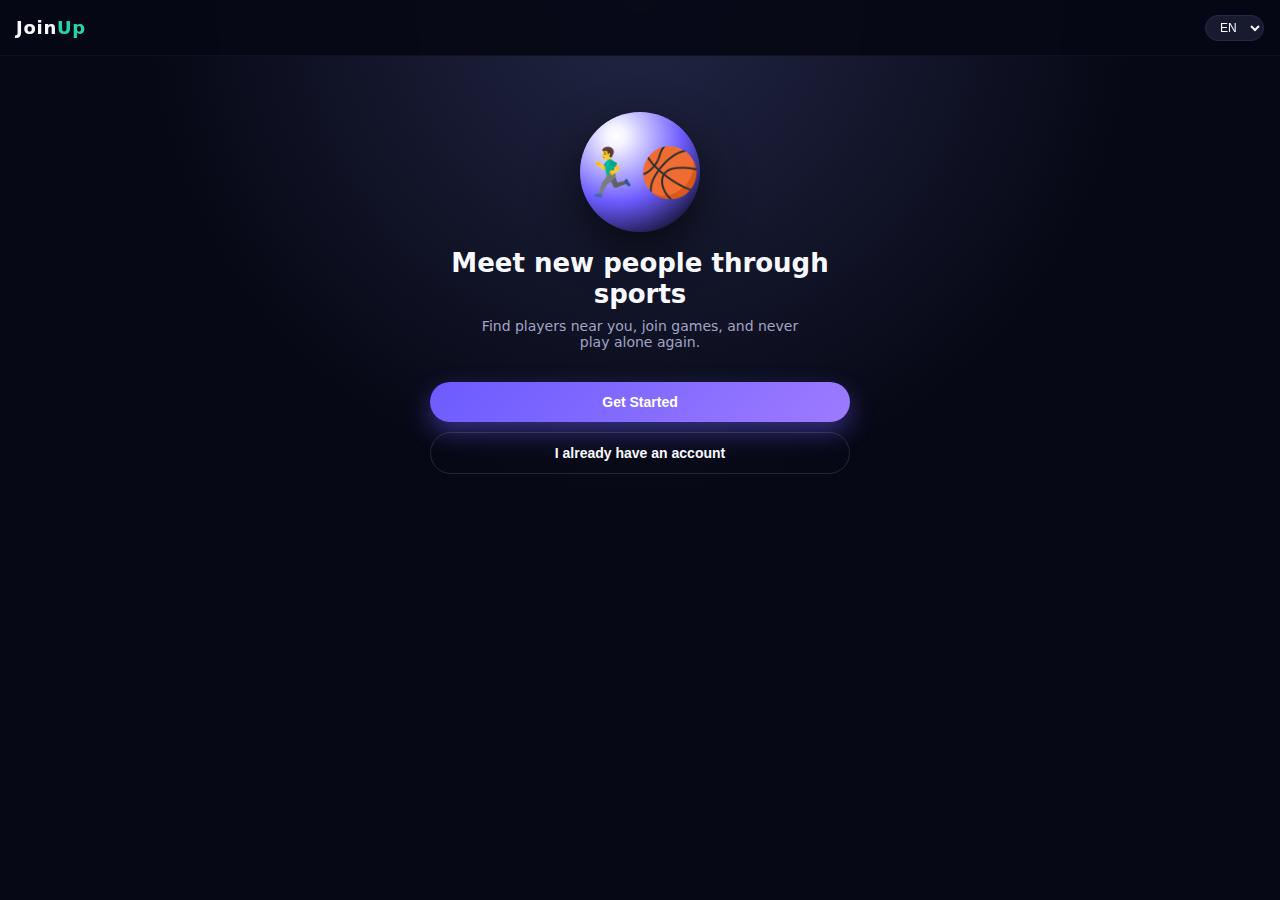
<file: index.html>
<!DOCTYPE html>
<html lang="en">
<head>
    <meta charset="UTF-8">
    <title>JoinUp – Sports Events</title>
    <meta name="viewport" content="width=device-width, initial-scale=1.0">
    <link rel="stylesheet" href="/style/style.css">
</head>
<body>
    <!-- Top language + logo bar -->
    <header class="top-bar">
        <div class="logo">Join<span>Up</span></div>
        <div class="top-right">
            <select id="languageSelect" onchange="changeLanguage(this.value)">
                <option value="en">EN</option>
                <option value="es">ES</option>
            </select>
        </div>
    </header>

    <!-- Onboarding Screen -->
    <div id="onboardingScreen" class="screen active">
        <div class="mobile-container">
            <div class="hero-illustration">🏃‍♂️🏀</div>
            <h1 class="hero-title" data-translate="onboarding.title">
                Meet new people through sports
            </h1>
            <p class="hero-subtitle" data-translate="onboarding.subtitle">
                Find players near you, join games, and never play alone again.
            </p>
            <button class="btn-primary btn-full" onclick="showScreen('signupScreen')" data-translate="onboarding.getStarted">
                Get Started
            </button>
            <button class="btn-secondary btn-full" onclick="showScreen('loginScreen')" data-translate="onboarding.loginInstead">
                I already have an account
            </button>
        </div>
    </div>

    <!-- Login Screen -->
    <div id="loginScreen" class="screen">
        <div class="mobile-container">
            <button class="btn-back" onclick="showScreen('onboardingScreen')">←</button>
            <div class="auth-header">
                <h2 class="screen-title" data-translate="login.title">Welcome back</h2>
                <p class="screen-subtitle" data-translate="login.subtitle">Login to keep playing</p>
            </div>

            <form id="loginForm" onsubmit="handleLogin(event)">
                <div class="form-group">
                    <label data-translate="login.email">Email</label>
                    <input type="email" id="loginEmail" placeholder="you@email.com" required>
                </div>
                <div class="form-group">
                    <label data-translate="login.password">Password</label>
                    <input type="password" id="loginPassword" placeholder="••••••••" required>
                </div>
                <button class="btn-primary btn-full" type="submit" data-translate="login.signIn">
                    Sign In
                </button>
            </form>

            <p class="auth-switch">
                <span data-translate="login.noAccount">Don't have an account?</span>
                <a href="#" onclick="showScreen('signupScreen')" data-translate="login.signUp">
                    Sign Up
                </a>
            </p>
        </div>
    </div>

    <!-- Sign Up Screen -->
    <div id="signupScreen" class="screen">
        <div class="mobile-container">
            <button class="btn-back" onclick="showScreen('onboardingScreen')">←</button>
            <div class="auth-header">
                <h2 class="screen-title">Create account</h2>
                <p class="screen-subtitle">Join players near you</p>
            </div>

            <form id="signupForm" onsubmit="handleSignup(event)">
                <div class="form-group">
                    <label>Username</label>
                    <input type="text" id="signupUsername" placeholder="Your name" required>
                </div>
                <div class="form-group">
                    <label>Email</label>
                    <input type="email" id="signupEmail" placeholder="you@email.com" required>
                </div>
                <div class="form-group">
                    <label>Password</label>
                    <input type="password" id="signupPassword" placeholder="••••••••" minlength="6" required>
                </div>
                <div class="form-group">
                    <label>Confirm password</label>
                    <input type="password" id="signupPassword2" placeholder="••••••••" required>
                </div>

                <button class="btn-primary btn-full" type="submit">
                    Create account
                </button>
            </form>

            <p class="auth-switch">
                <span>Already have an account?</span>
                <a href="#" onclick="showScreen('loginScreen')">Sign In</a>
            </p>
        </div>
    </div>

    <!-- Home Screen -->
    <div id="homeScreen" class="screen">
        <div class="mobile-container">
            <header class="home-header">
                <div>
                    <h2 class="screen-title" data-translate="home.heading">Find a game today</h2>
                    <p class="screen-subtitle" data-translate="home.subheading">Based in Alicante, Spain</p>
                </div>
                <button class="avatar-button" onclick="showScreen('profileScreen')">
                    <span id="avatarInitial">U</span>
                </button>
            </header>

            <div class="sport-filters">
                <button class="filter-chip active" onclick="filterSport('all', this)" data-translate="filters.all">All</button>
                <button class="filter-chip" onclick="filterSport('football', this)">⚽ Football</button>
                <button class="filter-chip" onclick="filterSport('basketball', this)">🏀 Basketball</button>
                <button class="filter-chip" onclick="filterSport('tennis', this)">🎾 Tennis</button>
                <button class="filter-chip" onclick="filterSport('volleyball', this)">🏐 Volleyball</button>
            </div>

            <section>
                <h3 class="section-title" data-translate="home.today">Today near you</h3>
                <div id="eventsList" class="events-list">
                    <!-- Events injected by JS -->
                </div>
            </section>
        </div>
    </div>

    <!-- Event Detail Screen -->
    <div id="eventDetailScreen" class="screen">
        <div class="mobile-container">
            <button class="btn-back" onclick="showScreen('homeScreen')">←</button>
            <div id="eventDetailContent">
                <!-- Filled by JS -->
            </div>
        </div>
    </div>

    <!-- Chat Screen -->
    <div id="chatScreen" class="screen">
        <div class="mobile-container chat-container">
            <header class="chat-header">
                <button class="btn-back" onclick="goBackFromChat()">←</button>
                <div>
                    <h3 id="chatEventTitle" class="chat-title">Chat</h3>
                    <p class="chat-subtitle">Players in this game</p>
                </div>
            </header>

            <div id="chatMessages" class="chat-messages">
                <!-- Messages injected by JS -->
            </div>

            <form id="chatForm" class="chat-input" onsubmit="handleChatSend(event)">
                <input type="text" id="chatInput" placeholder="Write a message..." autocomplete="off">
                <button type="submit">➤</button>
            </form>
        </div>
    </div>

    <!-- Profile Screen -->
    <div id="profileScreen" class="screen">
        <div class="mobile-container">
            <button class="btn-back" onclick="showScreen('homeScreen')">←</button>

            <div class="profile-header">
                <div class="profile-avatar">👤</div>
                <h2 class="profile-name">Guest</h2>
                <p class="profile-email"></p>
                <p class="profile-location">📍 Alicante, Spain</p>
            </div>

            <section class="profile-section">
                <h3>Stats</h3>
                <div class="stats-grid">
                    <div class="stat-card">
                        <span class="stat-label">Games joined</span>
                        <span class="stat-value">12</span>
                    </div>
                    <div class="stat-card">
                        <span class="stat-label">Sports</span>
                        <span class="stat-value">3</span>
                    </div>
                    <div class="stat-card">
                        <span class="stat-label">Friends</span>
                        <span class="stat-value">5</span>
                    </div>
                </div>
            </section>

            <button class="btn-logout" onclick="handleLogout()" data-translate="profile.logout">
                Logout
            </button>
        </div>
    </div>

    <script src="/script/script.js"></script>
</body>
</html>
</file>
<file: style/style.css>
:root {
    --bg: #070815;
    --bg-elevated: #111325;
    --bg-soft: #181a30;
    --primary: #6b5bff;
    --primary-soft: rgba(107, 91, 255, 0.1);
    --accent: #24d6a5;
    --text-main: #f8f9ff;
    --text-muted: #a2a4c5;
    --danger: #ff4c61;
    --border-subtle: #272a47;
    --radius-lg: 16px;
    --radius-xl: 24px;
}

/* Reset-ish */
*,
*::before,
*::after {
    box-sizing: border-box;
}

body {
    margin: 0;
    min-height: 100vh;
    font-family: system-ui, -apple-system, BlinkMacSystemFont, "SF Pro Text", Roboto, sans-serif;
    background: radial-gradient(circle at top, #222645 0, #070815 45%);
    color: var(--text-main);
}

/* General */
.screen {
    display: none;
    padding: 64px 16px 24px;
}

.screen.active {
    display: block;
}

.mobile-container {
    max-width: 420px;
    margin: 0 auto;
}

/* Top bar */
.top-bar {
    position: fixed;
    top: 0;
    left: 0;
    right: 0;
    height: 56px;
    padding: 0 16px;
    display: flex;
    align-items: center;
    justify-content: space-between;
    background: rgba(7, 8, 21, 0.92);
    backdrop-filter: blur(18px);
    border-bottom: 1px solid rgba(255, 255, 255, 0.04);
    z-index: 10;
}

.logo {
    font-weight: 800;
    font-size: 18px;
    letter-spacing: 0.04em;
}

.logo span {
    color: var(--accent);
}

.top-right select {
    background: var(--bg-soft);
    border-radius: 999px;
    border: 1px solid var(--border-subtle);
    padding: 4px 10px;
    color: var(--text-main);
    font-size: 12px;
}

/* Hero / Onboarding */
.hero-illustration {
    width: 120px;
    height: 120px;
    margin: 48px auto 16px;
    border-radius: 50%;
    background: radial-gradient(circle at 30% 20%, #fff 0, #f4f3ff 8%, #6b5bff 52%, #070815 90%);
    display: flex;
    align-items: center;
    justify-content: center;
    font-size: 48px;
    box-shadow: 0 18px 45px rgba(0, 0, 0, 0.6);
}

.hero-title {
    font-size: 26px;
    line-height: 1.2;
    text-align: center;
    margin: 12px 0 8px;
}

.hero-subtitle {
    text-align: center;
    color: var(--text-muted);
    font-size: 14px;
    max-width: 320px;
    margin: 0 auto 32px;
}

/* Buttons */
.btn-primary,
.btn-secondary {
    border-radius: 999px;
    border: none;
    padding: 12px 18px;
    font-size: 14px;
    font-weight: 600;
    cursor: pointer;
    display: inline-flex;
    align-items: center;
    justify-content: center;
    transition: transform 0.08s ease, box-shadow 0.08s ease, background 0.15s ease;
}

.btn-full {
    width: 100%;
}

.btn-primary {
    background: linear-gradient(135deg, var(--primary), #9d7bff);
    color: white;
    box-shadow: 0 10px 25px rgba(104, 90, 255, 0.45);
}

.btn-primary:hover {
    transform: translateY(-1px);
    box-shadow: 0 14px 35px rgba(104, 90, 255, 0.6);
}

.btn-secondary {
    margin-top: 10px;
    background: transparent;
    color: var(--text-main);
    border: 1px solid rgba(255, 255, 255, 0.12);
}

.btn-secondary:hover {
    background: rgba(255, 255, 255, 0.04);
}

.btn-back {
    border: none;
    background: transparent;
    color: var(--text-muted);
    cursor: pointer;
    margin-bottom: 12px;
    font-size: 18px;
}

/* Auth */
.auth-header {
    margin-top: 24px;
    margin-bottom: 18px;
}

.screen-title {
    font-size: 22px;
    margin: 0 0 4px;
}

.screen-subtitle {
    margin: 0;
    color: var(--text-muted);
    font-size: 13px;
}

.form-group {
    margin-bottom: 14px;
}

.form-group label {
    display: block;
    font-size: 13px;
    margin-bottom: 4px;
    color: var(--text-muted);
}

input[type="email"],
input[type="password"],
input[type="text"] {
    width: 100%;
    padding: 10px 12px;
    border-radius: 12px;
    border: 1px solid var(--border-subtle);
    background: rgba(7, 8, 21, 0.8);
    color: var(--text-main);
    font-size: 14px;
    outline: none;
}

input::placeholder {
    color: #6f7292;
}

input:focus {
    border-color: var(--primary);
}

.auth-switch {
    margin-top: 16px;
    font-size: 13px;
    text-align: center;
    color: var(--text-muted);
}

.auth-switch a {
    color: var(--accent);
    text-decoration: none;
    font-weight: 600;
}

/* Home */
.home-header {
    display: flex;
    align-items: center;
    justify-content: space-between;
    margin-bottom: 16px;
    margin-top: 16px;
}

.avatar-button {
    width: 38px;
    height: 38px;
    border-radius: 50%;
    border: none;
    background: radial-gradient(circle at 30% 0%, #fff 0, #9d7bff 30%, #6b5bff 60%, #070815 95%);
    color: white;
    font-weight: 700;
    font-size: 14px;
    cursor: pointer;
    display: flex;
    align-items: center;
    justify-content: center;
}

.section-title {
    font-size: 16px;
    margin-bottom: 8px;
    margin-top: 10px;
}

/* Filters */
.sport-filters {
    display: flex;
    gap: 6px;
    overflow-x: auto;
    padding-bottom: 6px;
    margin-bottom: 12px;
}

.sport-filters::-webkit-scrollbar {
    display: none;
}

.filter-chip {
    border-radius: 999px;
    border: 1px solid var(--border-subtle);
    padding: 6px 10px;
    font-size: 12px;
    background: rgba(7, 8, 21, 0.8);
    color: var(--text-muted);
    white-space: nowrap;
    cursor: pointer;
}

.filter-chip.active {
    border-color: var(--primary);
    background: var(--primary-soft);
    color: var(--text-main);
}

/* Events */
.events-list {
    display: flex;
    flex-direction: column;
    gap: 10px;
}

.event-card {
    border-radius: var(--radius-lg);
    padding: 12px;
    background: radial-gradient(circle at top left, rgba(155, 124, 255, 0.16), rgba(7, 8, 21, 0.96));
    border: 1px solid rgba(255, 255, 255, 0.06);
    cursor: pointer;
    display: flex;
    flex-direction: column;
    gap: 4px;
}

.event-title {
    font-size: 15px;
    margin: 0 0 2px;
}

.event-meta {
    display: flex;
    flex-wrap: wrap;
    gap: 8px;
    font-size: 12px;
    color: var(--text-muted);
}

.event-pill {
    padding: 3px 8px;
    border-radius: 999px;
    background: rgba(15, 230, 167, 0.05);
    border: 1px solid rgba(36, 214, 165, 0.2);
    font-size: 11px;
    color: var(--accent);
}

/* Event Detail */
#eventDetailContent {
    padding-top: 8px;
}

.event-detail-header {
    margin-bottom: 12px;
}

.event-detail-title {
    font-size: 20px;
    margin: 0 0 4px;
}

.event-detail-meta {
    font-size: 13px;
    color: var(--text-muted);
}

.event-detail-tags {
    display: flex;
    gap: 6px;
    margin: 10px 0;
}

.event-detail-tag {
    padding: 4px 8px;
    border-radius: 999px;
    font-size: 11px;
    border: 1px solid var(--border-subtle);
}

.event-detail-description {
    font-size: 14px;
    color: var(--text-main);
    margin: 10px 0 14px;
}

/* Chat */
.chat-container {
    display: flex;
    flex-direction: column;
    height: calc(100vh - 64px);
    max-height: 800px;
}

.chat-header {
    display: flex;
    align-items: center;
    gap: 8px;
    margin-bottom: 8px;
}

.chat-title {
    margin: 0;
    font-size: 18px;
}

.chat-subtitle {
    margin: 0;
    font-size: 12px;
    color: var(--text-muted);
}

.chat-messages {
    flex: 1;
    padding: 8px 0;
    overflow-y: auto;
}

.chat-bubble {
    max-width: 80%;
    border-radius: 16px;
    padding: 8px 10px;
    margin-bottom: 6px;
    font-size: 13px;
    line-height: 1.3;
}

.chat-bubble.me {
    background: var(--primary);
    margin-left: auto;
}

.chat-bubble.other {
    background: var(--bg-soft);
}

.chat-bubble-author {
    font-size: 11px;
    font-weight: 600;
    margin-bottom: 2px;
    color: rgba(255, 255, 255, 0.7);
}

.chat-input {
    display: flex;
    gap: 6px;
    margin-top: 6px;
}

.chat-input input {
    flex: 1;
}

.chat-input button {
    border: none;
    border-radius: 999px;
    padding: 0 14px;
    background: var(--accent);
    color: #020308;
    cursor: pointer;
}

/* Profile */
.profile-header {
    text-align: center;
    margin: 24px 0 16px;
}

.profile-avatar {
    width: 72px;
    height: 72px;
    border-radius: 50%;
    background: radial-gradient(circle at top, #fff 0, #9d7bff 40%, #070815 90%);
    display: inline-flex;
    align-items: center;
    justify-content: center;
    font-size: 36px;
}

.profile-name {
    margin: 10px 0 0;
    font-size: 18px;
}

.profile-email {
    margin: 2px 0;
    font-size: 13px;
    color: var(--text-muted);
}

.profile-location {
    margin: 4px 0 0;
    font-size: 13px;
    color: var(--text-muted);
}

.profile-section h3 {
    font-size: 15px;
    margin-bottom: 8px;
}

.stats-grid {
    display: grid;
    grid-template-columns: repeat(3, minmax(0, 1fr));
    gap: 8px;
}

.stat-card {
    background: var(--bg-soft);
    border-radius: 14px;
    padding: 8px;
    text-align: center;
    font-size: 12px;
    border: 1px solid var(--border-subtle);
}

.stat-label {
    display: block;
    color: var(--text-muted);
    margin-bottom: 2px;
}

.stat-value {
    font-weight: 600;
    font-size: 14px;
}

.btn-logout {
    margin-top: 20px;
    width: 100%;
    border-radius: 999px;
    border: 1px solid rgba(255, 255, 255, 0.2);
    background: rgba(255, 76, 97, 0.1);
    color: var(--danger);
    padding: 10px 0;
    font-size: 14px;
    cursor: pointer;
}

/* Scrollbars */
.chat-messages::-webkit-scrollbar,
.events-list::-webkit-scrollbar {
    width: 4px;
}

.chat-messages::-webkit-scrollbar-thumb,
.events-list::-webkit-scrollbar-thumb {
    background: rgba(255, 255, 255, 0.12);
    border-radius: 999px;
}

/* Small screens */
@media (max-width: 480px) {
    .screen {
        padding: 64px 12px 24px;
    }
}
</file>
